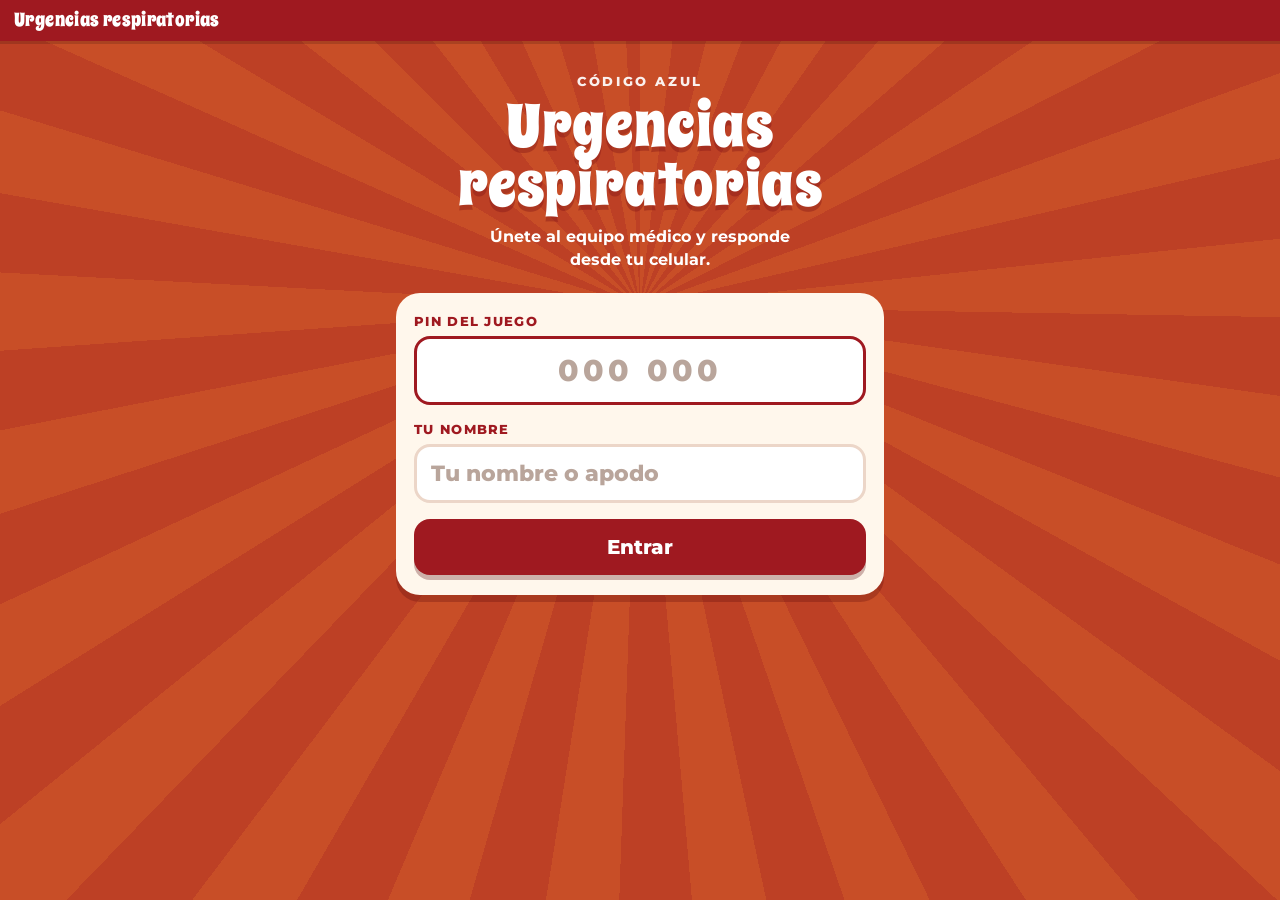
<file: index.html>
<!doctype html>
<html lang="es">
<head>
  <meta charset="utf-8">
  <meta name="viewport" content="width=device-width, initial-scale=1, viewport-fit=cover">
  <meta name="theme-color" content="#9F1920">
  <title>Urgencias respiratorias · Únete al juego</title>
  <meta name="description" content="Únete al equipo médico y responde desde tu celular.">
  <link rel="preload" href="assets/fonts/spicy-rice-400.woff2" as="font" type="font/woff2" crossorigin>
  <link rel="preload" href="assets/fonts/montserrat-800.woff2" as="font" type="font/woff2" crossorigin>
  <link rel="stylesheet" href="assets/base.css">
  <link rel="stylesheet" href="assets/player.css">
</head>
<body>
  <header class="top">
    <span class="brand">Urgencias respiratorias</span>
    <div class="me">
      <span class="pill" id="me-name"></span>
      <span class="pill pts" id="me-pts" hidden></span>
    </div>
  </header>

  <main id="app"></main>

  <div id="net" role="status" hidden>Sin conexión. Reconectando…</div>
  <div id="localnote" hidden>Modo de prueba local: solo funciona en esta computadora.</div>

  <noscript><p class="noscript">Activa JavaScript para jugar.</p></noscript>

  <script src="config.js"></script>
  <script src="assets/vendor/firebase-app-compat.js"></script>
  <script src="assets/vendor/firebase-database-compat.js"></script>
  <script src="assets/store.js"></script>
  <script src="assets/player.js"></script>
</body>
</html>
</file>
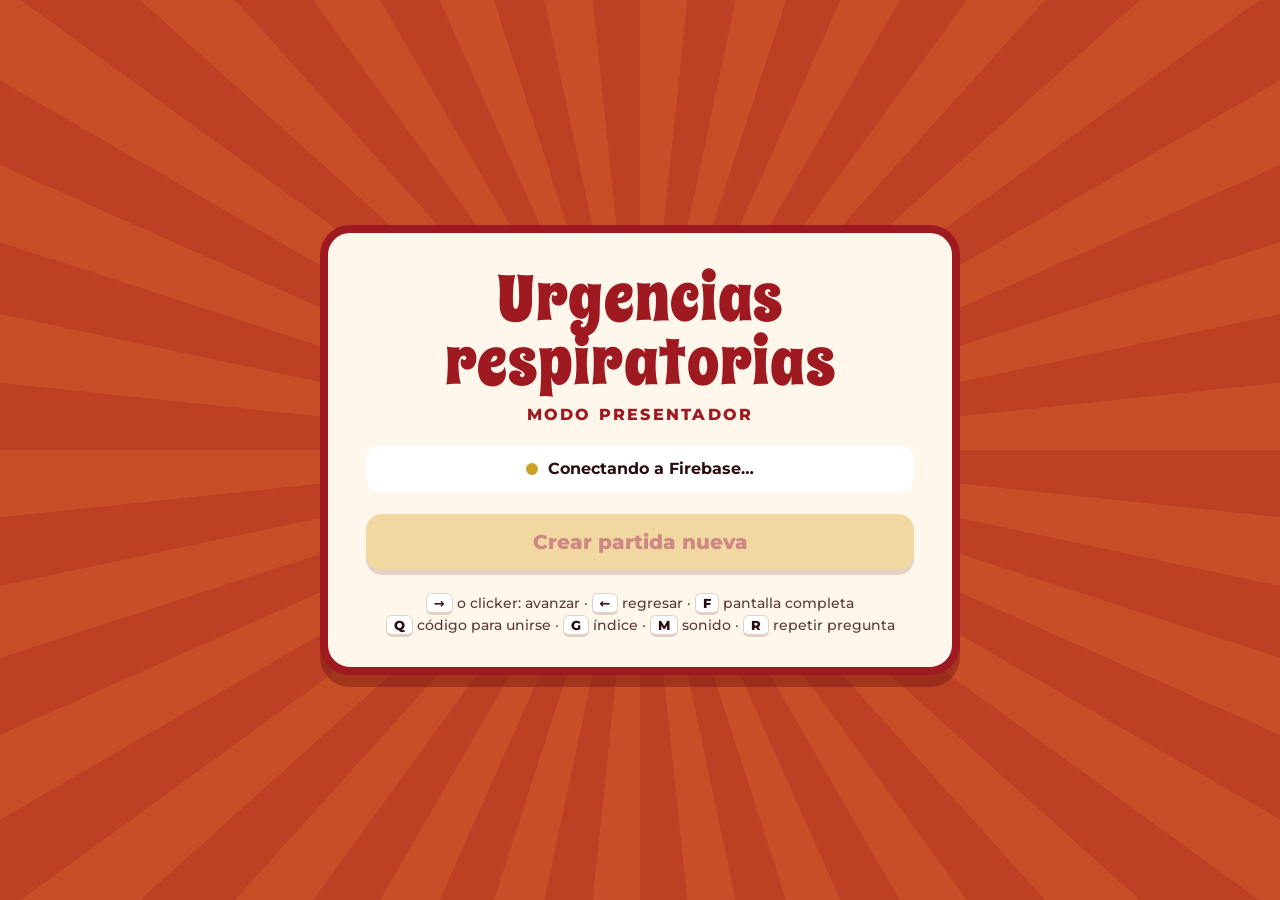
<file: presentador.html>
<!doctype html>
<html lang="es">
<head>
  <meta charset="utf-8">
  <meta name="viewport" content="width=device-width, initial-scale=1">
  <title>Presentador · Urgencias respiratorias</title>
  <meta name="robots" content="noindex">
  <link rel="preload" href="assets/fonts/spicy-rice-400.woff2" as="font" type="font/woff2" crossorigin>
  <link rel="preload" href="assets/fonts/montserrat-800.woff2" as="font" type="font/woff2" crossorigin>
  <link rel="stylesheet" href="assets/base.css">
  <link rel="stylesheet" href="assets/host.css">
</head>
<body>
  <div id="viewport">
    <div id="frame">
      <div id="stage"></div>
      <div id="overlay" hidden></div>
    </div>
  </div>

  <div id="bar" hidden>
    <button data-act="prev" title="Anterior (←)">◀</button>
    <span class="info" id="bar-pos">1 / 1</span>
    <button data-act="next" title="Siguiente (→)">▶</button>
    <span class="sep"></span>
    <span class="info" id="bar-status"><i class="dot"></i><span id="bar-pin">PIN</span></span>
    <span class="info" id="bar-players">0 jugadores</span>
    <span class="sep"></span>
    <button data-act="join" title="Mostrar el código para unirse (Q)">Código QR</button>
    <button data-act="index" title="Ir a cualquier parte (G)">Índice</button>
    <button data-act="sound" id="btn-sound" title="Sonido (M)">Sonido</button>
    <button data-act="fs" title="Pantalla completa (F)">Pantalla completa</button>
  </div>

  <div id="toasts" aria-live="polite"></div>

  <div id="start" class="sunburst">
    <div class="start-card">
      <h1 class="display">Urgencias respiratorias</h1>
      <p class="sub">Modo presentador</p>
      <div class="mode" id="mode"><i class="dot"></i><span id="mode-text">Revisando conexión…</span></div>
      <div class="start-actions">
        <button class="btn btn-primary" id="btn-continue" hidden>Continuar partida</button>
        <button class="btn btn-secondary" id="btn-new" disabled>Crear partida nueva</button>
      </div>
      <p class="keys">
        <kbd>→</kbd> o clicker: avanzar · <kbd>←</kbd> regresar · <kbd>F</kbd> pantalla completa<br>
        <kbd>Q</kbd> código para unirse · <kbd>G</kbd> índice · <kbd>M</kbd> sonido · <kbd>R</kbd> repetir pregunta
      </p>
    </div>
  </div>

  <script src="config.js"></script>
  <script src="assets/vendor/firebase-app-compat.js"></script>
  <script src="assets/vendor/firebase-database-compat.js"></script>
  <script src="assets/vendor/qrcode.js"></script>
  <script src="assets/store.js"></script>
  <script src="assets/quiz.js"></script>
  <script src="assets/sfx.js"></script>
  <script src="assets/host.js"></script>
</body>
</html>
</file>
<file: assets/base.css>
/* Tipografías y colores tomados de la presentación */
@font-face { font-family: 'Spicy Rice'; src: url('fonts/spicy-rice-400.woff2') format('woff2'); font-weight: 400; font-style: normal; font-display: swap; }
@font-face { font-family: 'Montserrat'; src: url('fonts/montserrat-500.woff2') format('woff2'); font-weight: 500; font-style: normal; font-display: swap; }
@font-face { font-family: 'Montserrat'; src: url('fonts/montserrat-700.woff2') format('woff2'); font-weight: 700; font-style: normal; font-display: swap; }
@font-face { font-family: 'Montserrat'; src: url('fonts/montserrat-800.woff2') format('woff2'); font-weight: 800; font-style: normal; font-display: swap; }

:root {
  --orange: #C84E27;
  --orange-dk: #BD4025;
  --red: #9F1920;
  --red-2: #DD2E24;
  --mustard: #E4B856;
  --cream: #FFF7EC;
  --ink: #2A0E0F;
  --green: #1F7A3F;
  --green-2: #2E9B57;

  --optA: #FDDAD8; --optA-b: #DD2E24;
  --optB: #D7EFDE; --optB-b: #1F7A3F;
  --optC: #FBEBC4; --optC-b: #A8650A;
  --optD: #DCE8F7; --optD-b: #2563A6;

  --display: 'Spicy Rice', 'Arial Black', system-ui, sans-serif;
  --body: 'Montserrat', system-ui, -apple-system, 'Segoe UI', Roboto, sans-serif;
  --shadow: 0 7px 0 rgba(90, 10, 14, 0.28);
}

* { box-sizing: border-box; }
html, body { margin: 0; }
body { font-family: var(--body); color: #fff; background: var(--orange); -webkit-font-smoothing: antialiased; }
.display { font-family: var(--display); font-weight: 400; letter-spacing: 0.01em; }
button { font: inherit; }
[hidden] { display: none !important; }

.sunburst {
  background-color: var(--orange);
  background-image: repeating-conic-gradient(from 0deg at 50% 50%, var(--orange) 0deg 6deg, var(--orange-dk) 6deg 12deg);
}

/* Colores por opción */
.o0 { --c: var(--optA); --b: var(--optA-b); }
.o1 { --c: var(--optB); --b: var(--optB-b); }
.o2 { --c: var(--optC); --b: var(--optC-b); }
.o3 { --c: var(--optD); --b: var(--optD-b); }

@keyframes pop { 0% { transform: scale(0.6); opacity: 0; } 70% { transform: scale(1.06); opacity: 1; } 100% { transform: scale(1); } }
@keyframes rise { from { transform: translateY(28px); opacity: 0; } to { transform: none; opacity: 1; } }
@keyframes pulse { 0%, 100% { transform: scale(1); } 50% { transform: scale(1.08); } }

@media (prefers-reduced-motion: reduce) {
  *, *::before, *::after { animation-duration: 0.01ms !important; animation-iteration-count: 1 !important; transition-duration: 0.01ms !important; }
}
</file>
<file: assets/player.css>
/* ============ Celular del jugador ============ */
html { -webkit-text-size-adjust: 100%; }
body { min-height: 100vh; min-height: 100dvh; background: var(--orange); position: relative; overflow-x: hidden; }
body::before {
  content: ''; position: fixed; inset: -30%; z-index: -1;
  background: repeating-conic-gradient(from 0deg at 50% 40%, var(--orange) 0deg 7deg, var(--orange-dk) 7deg 14deg);
}

.top {
  position: sticky; top: 0; z-index: 5; display: flex; align-items: center; justify-content: space-between; gap: 10px;
  padding: 10px 14px; padding-top: max(10px, env(safe-area-inset-top));
  background: var(--red); box-shadow: 0 3px 0 rgba(0, 0, 0, 0.15);
}
.brand { font: 400 19px/1.1 var(--display); letter-spacing: 0.02em; white-space: nowrap; }
.me { display: none; gap: 6px; align-items: center; min-width: 0; margin-left: auto; }
body.joined .me { display: flex; }
body.joined .brand { font-size: 16px; }
.pill { background: rgba(255, 255, 255, 0.16); border-radius: 999px; padding: 7px 11px; font: 800 13px/1 var(--body); white-space: nowrap; min-width: 0; max-width: 46vw; overflow: hidden; text-overflow: ellipsis; }
.pill.pts { background: var(--mustard); color: var(--red); flex: none; max-width: none; }
@media (max-width: 420px) { body.joined .brand { display: none; } }

main { max-width: 520px; margin: 0 auto; padding: 18px 16px calc(32px + env(safe-area-inset-bottom)); }
.card { background: var(--cream); color: var(--ink); border-radius: 24px; padding: 20px 18px; box-shadow: var(--shadow); }

/* ---------- Unirse ---------- */
.hero { text-align: center; margin: 14px 0 22px; }
.kicker { font: 800 13px var(--body); letter-spacing: 0.2em; text-transform: uppercase; margin: 0 0 8px; opacity: 0.92; }
.hero-title { font-size: clamp(40px, 12.5vw, 60px); line-height: 0.98; margin: 0; text-shadow: 0 5px 0 rgba(120, 15, 20, 0.35); }
.hero-sub { font: 700 16px/1.4 var(--body); margin: 12px auto 0; max-width: 320px; }
.form { display: flex; flex-direction: column; gap: 16px; }
.field { display: flex; flex-direction: column; gap: 7px; font: 800 13px var(--body); letter-spacing: 0.1em; text-transform: uppercase; color: var(--red); }
.field input { font: 800 22px var(--body); color: var(--ink); background: #fff; border: 3px solid #ecd6c8; border-radius: 16px; padding: 13px 14px; width: 100%; outline: none; letter-spacing: normal; text-transform: none; -webkit-appearance: none; appearance: none; }
.field input::placeholder { color: #b9a59b; }
.field input:focus { border-color: var(--red); }
.field input[name="pin"] { letter-spacing: 0.14em; text-align: center; font-size: 30px; }
.err { margin: 0; font: 700 15px/1.4 var(--body); color: #b3261e; }
.err.note { color: var(--ink); background: #fff1cf; border-radius: 12px; padding: 10px 12px; }
.btn { border: 0; border-radius: 16px; padding: 16px 18px; font: 800 20px var(--body); cursor: pointer; box-shadow: 0 5px 0 rgba(90, 10, 14, 0.3); -webkit-tap-highlight-color: transparent; touch-action: manipulation; }
.btn:active { transform: translateY(3px); box-shadow: 0 2px 0 rgba(90, 10, 14, 0.3); }
.btn:disabled { opacity: 0.6; }
.btn-primary { background: var(--red); color: #fff; }

/* ---------- Pantallas de espera y resultados ---------- */
.center { text-align: center; padding: 20px 4px 8px; display: flex; flex-direction: column; align-items: center; gap: 12px; animation: rise 0.35s both; }
.title { font-size: clamp(36px, 10.5vw, 52px); line-height: 1; margin: 0; text-shadow: 0 5px 0 rgba(120, 15, 20, 0.35); }
.lead { font: 700 17px/1.45 var(--body); margin: 0; max-width: 340px; }
.lead.small { font-size: 15px; opacity: 0.92; margin-top: 6px; }
.beacon { width: 116px; height: 116px; border-radius: 50%; background: var(--mustard); border: 7px solid var(--red); display: grid; place-items: center; animation: pulse 1.8s ease-in-out infinite; margin: 8px 0 6px; box-shadow: var(--shadow); }
.beacon svg { width: 62px; height: 62px; }
.standing { margin-top: 8px; width: 100%; display: grid; grid-template-columns: 1fr 1fr; text-align: center; background: var(--cream); color: var(--ink); border-radius: 22px; padding: 16px 8px 14px; box-shadow: var(--shadow); }
.standing > div + div { border-left: 2px solid #ecd6c8; }
.standing b { display: block; font: 400 44px/1 var(--display); color: var(--red); }
.standing span { display: block; margin-top: 4px; font: 800 12px var(--body); letter-spacing: 0.1em; text-transform: uppercase; }

.choice { display: flex; gap: 12px; align-items: center; width: 100%; background: var(--c); border-radius: 18px; padding: 10px 14px 10px 10px; font: 800 16px/1.3 var(--body); color: var(--ink); text-align: left; box-shadow: 0 4px 0 rgba(90, 10, 14, 0.25); }

.result { width: 100%; border-radius: 26px; padding: 22px 16px 18px; color: #fff; box-shadow: var(--shadow); animation: pop 0.45s both; }
.result h1 { font-size: 46px; line-height: 1; margin: 8px 0 4px; }
.result.good { background: var(--green); }
.result.bad { background: var(--red-2); }
.result.none { background: #7a5b55; }
.result-ic { width: 70px; height: 70px; margin: 0 auto; border-radius: 50%; background: rgba(255, 255, 255, 0.22); display: grid; place-items: center; }
.result-ic svg { width: 42px; height: 42px; }
.result-pts { font: 800 20px var(--body); margin: 0; }

/* ---------- Pregunta ---------- */
.q { animation: rise 0.3s both; }
.q-head { display: flex; justify-content: space-between; align-items: center; margin-bottom: 10px; gap: 10px; }
.q-num { font: 800 13px/1 var(--body); letter-spacing: 0.1em; text-transform: uppercase; background: var(--red); padding: 9px 13px; border-radius: 999px; }
.q-secs { font: 400 30px/1 var(--display); min-width: 54px; text-align: center; background: var(--mustard); color: var(--red); border-radius: 14px; padding: 7px 8px 5px; border: 3px solid var(--red); }
.q-secs.urgent { background: #fff; animation: pulse 0.5s ease-in-out infinite; }
.tbar { height: 10px; background: rgba(255, 255, 255, 0.28); border-radius: 999px; overflow: hidden; margin-bottom: 14px; }
.tfill { height: 100%; width: 100%; background: #fff; transform-origin: left center; border-radius: 999px; }
.q-text { margin-bottom: 16px; }
.q-context { font: 700 15px/1.35 var(--body); margin: 0 0 6px; opacity: 0.95; }
.q-title { font: 800 21px/1.25 var(--body); margin: 0; }
.opts { display: flex; flex-direction: column; gap: 12px; }
.opt { display: flex; align-items: center; gap: 12px; width: 100%; min-height: 76px; padding: 12px 14px 12px 12px; border: 0; border-radius: 20px; background: var(--c); color: var(--ink); text-align: left; font: 800 17px/1.28 var(--body); box-shadow: 0 5px 0 rgba(90, 10, 14, 0.3); cursor: pointer; -webkit-tap-highlight-color: transparent; touch-action: manipulation; animation: pop 0.35s both; }
.opt:nth-child(2) { animation-delay: 0.05s; }
.opt:nth-child(3) { animation-delay: 0.1s; }
.opt:nth-child(4) { animation-delay: 0.15s; }
.opt:active { transform: translateY(3px); box-shadow: 0 2px 0 rgba(90, 10, 14, 0.3); }
.badge { flex: none; width: 48px; height: 48px; border-radius: 14px; background: var(--b); color: #fff; display: flex; flex-direction: column; align-items: center; justify-content: center; gap: 1px; }
.badge svg { width: 15px; height: 15px; fill: #fff; }
.badge b { font: 800 16px/1 var(--body); }

.countdown { display: flex; flex-direction: column; align-items: center; gap: 14px; padding: 20px 0; }
.countdown .cd-n { width: 150px; height: 150px; border-radius: 50%; background: var(--mustard); border: 8px solid var(--red); color: var(--red); display: grid; place-items: center; font-size: 96px; line-height: 1; animation: pulse 1s ease-in-out infinite; box-shadow: var(--shadow); }
.countdown .cd-l { font: 800 20px var(--body); letter-spacing: 0.08em; text-transform: uppercase; }

.sent { display: flex; flex-direction: column; align-items: center; gap: 12px; text-align: center; animation: pop 0.35s both; }
.sent h3 { font-size: 34px; margin: 0; color: var(--red); line-height: 1.05; }
.sent p { margin: 0; font: 700 16px/1.4 var(--body); }
.sent-ic { width: 64px; height: 64px; border-radius: 50%; background: var(--green); color: #fff; display: grid; place-items: center; }
.sent-ic svg { width: 38px; height: 38px; }
.sent.late .sent-ic { background: #7a5b55; }

/* ---------- Avisos ---------- */
#net { position: fixed; left: 50%; bottom: calc(14px + env(safe-area-inset-bottom)); transform: translateX(-50%); background: #b3261e; color: #fff; font: 800 15px var(--body); padding: 11px 18px; border-radius: 999px; box-shadow: 0 6px 18px rgba(0, 0, 0, 0.3); z-index: 10; white-space: nowrap; }
#localnote { text-align: center; font: 700 12px var(--body); opacity: 0.85; padding: 0 16px 18px; }
.noscript { text-align: center; font: 700 18px var(--body); padding: 30px; }
</file>
<file: assets/host.css>
/* ============ Presentador: lienzo fijo de 1600x900 escalado a la pantalla ============ */
html, body { height: 100%; overflow: hidden; background: #0d0606; }
body.idle { cursor: none; }

#viewport { position: fixed; inset: 0; background: #0d0606; }
#frame { position: absolute; left: 50%; top: 50%; width: 1600px; height: 900px; transform-origin: center center; overflow: hidden; background: var(--orange); }
#stage, #overlay { position: absolute; inset: 0; }
#overlay { z-index: 5; }

/* ---------- Diapositivas ---------- */
.slide { position: absolute; inset: 0; background: #fff; }
.slide img { width: 100%; height: 100%; display: block; object-fit: contain; }
.reveal-pill {
  position: absolute; left: 50%; bottom: 30px; transform: translateX(-50%);
  background: var(--green); color: #fff; font: 800 30px/1 var(--body);
  padding: 14px 30px; border-radius: 999px; box-shadow: 0 6px 0 rgba(0, 0, 0, 0.18);
  display: flex; align-items: center; gap: 12px; white-space: nowrap;
  animation: rise 0.5s 0.4s both cubic-bezier(.2, .8, .2, 1);
}
.reveal-pill svg { width: 30px; height: 30px; }

/* ---------- Encabezados grandes ---------- */
.big-title { margin: 0; color: #fff; text-shadow: 0 6px 0 rgba(120, 15, 20, 0.35); line-height: 0.98; }

/* ---------- Sala de espera / unirse ---------- */
.lobby { position: absolute; inset: 0; display: grid; grid-template-columns: 1fr 520px; grid-template-rows: 1fr auto; column-gap: 70px; row-gap: 18px; padding: 50px 80px 36px; }
.lobby-left { display: flex; flex-direction: column; justify-content: center; gap: 20px; }
.lobby-title { font-size: 88px; }
.lobby-step { display: flex; align-items: center; gap: 16px; font: 700 30px var(--body); }
.lobby-step .num { width: 50px; height: 50px; border-radius: 50%; background: var(--red); display: grid; place-items: center; font: 800 26px var(--body); flex: none; }
.url-pill { align-self: flex-start; background: #fff; color: var(--red); font: 800 44px/1.1 var(--body); padding: 14px 30px; border-radius: 22px; border: 5px solid var(--red); box-shadow: var(--shadow); max-width: 900px; overflow-wrap: anywhere; }
.pin-card { align-self: flex-start; display: flex; align-items: center; gap: 26px; background: var(--mustard); border: 6px solid var(--red); border-radius: 28px; padding: 6px 34px 10px; color: var(--red); box-shadow: var(--shadow); }
.pin-label { font: 800 22px/1.1 var(--body); letter-spacing: 0.08em; text-transform: uppercase; }
.pin-num { font-size: 104px; line-height: 1.02; letter-spacing: 0.05em; }
.qr-card { align-self: center; width: 520px; height: 520px; background: #fff; border: 10px solid var(--red); border-radius: 38px; padding: 26px; box-shadow: 0 10px 0 rgba(90, 10, 14, 0.3); }
.qr-card svg { width: 100%; height: 100%; display: block; }
.lobby-players { grid-column: 1 / -1; display: flex; align-items: flex-start; gap: 22px; min-height: 152px; }
.count-badge { flex: none; background: var(--red); border-radius: 22px; padding: 8px 22px 12px; text-align: center; min-width: 150px; }
.count-badge b { display: block; font: 400 56px/1 var(--display); }
.count-badge span { font: 700 18px var(--body); }
.chips { position: relative; display: flex; flex-wrap: wrap; gap: 10px; align-content: flex-start; max-height: 152px; overflow: hidden; flex: 1; }
.chip { border: 0; background: var(--cream); color: var(--ink); font: 800 24px/1 var(--body); padding: 10px 18px; border-radius: 999px; cursor: pointer; animation: pop 0.35s ease-out both; max-width: 380px; overflow: hidden; text-overflow: ellipsis; white-space: nowrap; }
.chip.off { opacity: 0.5; }
.chip:hover { background: #ffd2cd; text-decoration: line-through; }
.chips-empty { font: 700 28px var(--body); opacity: 0.85; align-self: center; }
.lobby-hint { position: absolute; right: 28px; bottom: 12px; font: 700 18px var(--body); opacity: 0.7; }

/* ---------- Pregunta en vivo ---------- */
.qv { position: absolute; inset: 0; padding: 34px 70px 40px; display: flex; flex-direction: column; }
.qv-top { display: flex; justify-content: space-between; align-items: center; height: 56px; flex: none; }
.tag { background: var(--red); color: #fff; font: 800 24px/1 var(--body); padding: 14px 24px; border-radius: 999px; letter-spacing: 0.05em; text-transform: uppercase; }
.tag-light { background: rgba(255, 255, 255, 0.94); color: var(--red); text-transform: none; letter-spacing: 0.02em; }
.qv-q { flex: none; text-align: center; margin: 14px auto 0; width: 1400px; min-height: 196px; display: flex; flex-direction: column; justify-content: center; }
.qv-context { font: 700 32px/1.22 var(--body); margin: 0 0 10px; }
.qv-text { font-size: 68px; }
.qv-mid { flex: none; display: grid; grid-template-columns: 136px 1fr 250px; align-items: center; gap: 34px; height: 136px; margin: 10px 0 20px; }
.timer { width: 136px; height: 136px; position: relative; }
.timer svg { width: 100%; height: 100%; transform: rotate(-90deg); }
.timer .trk { fill: var(--mustard); stroke: rgba(159, 25, 32, 0.22); stroke-width: 10; }
.timer .arc { fill: none; stroke: var(--red); stroke-width: 10; stroke-linecap: round; stroke-dasharray: 326.73; stroke-dashoffset: 0; }
.timer .secs { position: absolute; inset: 0; display: grid; place-items: center; font-size: 64px; color: var(--red); }
.timer.urgent { animation: pulse 0.5s ease-in-out infinite; }
.timer.urgent .arc { stroke: var(--red-2); }
.timer.done .arc { stroke-opacity: 0; }
.tbar { height: 20px; background: rgba(255, 255, 255, 0.28); border-radius: 999px; overflow: hidden; }
.tfill { height: 100%; width: 100%; background: #fff; transform-origin: left center; border-radius: 999px; }
.mid-label { font-size: 56px; text-align: center; color: #fff; text-shadow: 0 5px 0 rgba(120, 15, 20, 0.35); }
.acount { justify-self: end; text-align: center; background: rgba(255, 255, 255, 0.94); color: var(--red); border-radius: 26px; padding: 10px 18px 12px; width: 250px; }
.acount .n { display: block; font: 400 64px/1 var(--display); }
.acount .l { font: 800 18px var(--body); }

.qv-opts { flex: 1; display: grid; grid-template-columns: 1fr 1fr; gap: 22px; min-height: 0; }
.qv.four .qv-opts { grid-template-rows: 1fr 1fr; }
.opt { position: relative; overflow: hidden; display: flex; align-items: center; gap: 24px; padding: 20px 30px 20px 22px; border-radius: 28px; background: var(--c); color: var(--ink); box-shadow: var(--shadow); transition: opacity 0.4s, filter 0.4s, transform 0.4s; }
.opt .badge { position: relative; flex: none; width: 84px; height: 84px; border-radius: 22px; background: var(--b); color: #fff; display: flex; flex-direction: column; align-items: center; justify-content: center; gap: 2px; }
.opt .badge svg { width: 30px; height: 30px; fill: #fff; }
.opt .badge b { font: 800 26px/1 var(--body); }
.otext { position: relative; font: 800 34px/1.16 var(--body); text-transform: uppercase; }
.qv.four .otext { font-size: 33px; }
.obar { position: absolute; left: 0; top: 0; bottom: 0; width: 0; background: var(--b); opacity: 0.2; transition: width 0.9s cubic-bezier(.2, .8, .2, 1); }
.ores { position: relative; margin-left: auto; padding-left: 16px; font: 400 56px/1 var(--display); color: var(--b); white-space: nowrap; text-align: right; }
.ores small { display: block; font: 800 22px/1 var(--body); margin-top: 6px; }
.opt.is-correct { box-shadow: 0 0 0 8px #fff, 0 0 0 16px var(--green), var(--shadow); }
.opt.is-correct .ok-mark { display: grid; }
.ok-mark { display: none; position: absolute; right: -10px; top: -10px; width: 46px; height: 46px; border-radius: 50%; background: var(--green); place-items: center; border: 4px solid #fff; }
.ok-mark svg { width: 24px; height: 24px; fill: none; stroke: #fff; stroke-width: 4; stroke-linecap: round; stroke-linejoin: round; }
.opt.is-dim { opacity: 0.42; filter: saturate(0.5); }

.qv[data-phase="countdown"] .qv-opts { visibility: hidden; }
.qv[data-phase="countdown"] .qv-mid { visibility: hidden; }
.qv[data-phase="open"] .opt { animation: pop 0.45s both cubic-bezier(.2, .8, .2, 1); }
.qv[data-phase="open"] .opt:nth-child(2) { animation-delay: 0.08s; }
.qv[data-phase="open"] .opt:nth-child(3) { animation-delay: 0.16s; }
.qv[data-phase="open"] .opt:nth-child(4) { animation-delay: 0.24s; }

.cd { position: absolute; left: 0; right: 0; top: 440px; bottom: 30px; display: none; flex-direction: column; align-items: center; justify-content: center; gap: 22px; }
.qv[data-phase="countdown"] .cd { display: flex; }
.cd-n { width: 260px; height: 260px; border-radius: 50%; background: var(--mustard); border: 12px solid var(--red); color: var(--red); display: grid; place-items: center; font-size: 170px; line-height: 1; box-shadow: 0 12px 0 rgba(90, 10, 14, 0.3); animation: pulse 1s ease-in-out infinite; }
.cd-l { font: 800 38px var(--body); text-transform: uppercase; letter-spacing: 0.06em; }

.stamp { position: absolute; left: 50%; top: 430px; transform: translate(-50%, -50%) rotate(-7deg) scale(0); background: var(--mustard); color: var(--red); border: 10px solid var(--red); border-radius: 30px; padding: 6px 46px 14px; font-size: 120px; line-height: 1; box-shadow: 0 12px 0 rgba(90, 10, 14, 0.35); pointer-events: none; opacity: 0; z-index: 3; }
.stamp.go { animation: stamp 1.6s both; }
@keyframes stamp {
  0% { transform: translate(-50%, -50%) rotate(-7deg) scale(2.2); opacity: 0; }
  14% { transform: translate(-50%, -50%) rotate(-7deg) scale(1); opacity: 1; }
  80% { transform: translate(-50%, -50%) rotate(-7deg) scale(1); opacity: 1; }
  100% { transform: translate(-50%, -50%) rotate(-7deg) scale(0.9); opacity: 0; }
}
.hint { position: absolute; right: 30px; bottom: 10px; font: 700 18px var(--body); opacity: 0.75; }

/* ---------- Tabla de posiciones ---------- */
.board { position: absolute; inset: 0; padding: 48px 0 30px; display: flex; flex-direction: column; align-items: center; }
.board-title { font-size: 96px; }
.board-sub { margin: 14px 0 30px; background: var(--mustard); color: var(--red); font: 800 26px/1 var(--body); padding: 12px 28px; border-radius: 999px; border: 4px solid var(--red); }
.board-list { width: 1140px; display: flex; flex-direction: column; gap: 16px; }
.brow { display: grid; grid-template-columns: 76px 1fr 120px 230px; align-items: center; gap: 20px; height: 100px; padding: 0 34px 0 14px; background: var(--cream); color: var(--ink); border-radius: 26px; box-shadow: var(--shadow); animation: rise 0.55s both cubic-bezier(.2, .8, .2, 1); }
.brow.noanim { animation: none; }
.brow.first { background: var(--mustard); }
.brank { width: 72px; height: 72px; border-radius: 50%; background: var(--red); color: #fff; display: grid; place-items: center; font-size: 44px; }
.bname { font: 800 44px/1.1 var(--body); white-space: nowrap; overflow: hidden; text-overflow: ellipsis; }
.bmove { font: 800 32px var(--body); display: flex; align-items: center; gap: 6px; }
.bmove svg { width: 30px; height: 30px; }
.bmove.up { color: var(--green); }
.bmove.down { color: var(--red-2); }
.bpts { justify-self: end; font: 400 54px/1 var(--display); color: var(--red); }
.board-empty { font: 700 34px var(--body); margin-top: 60px; }

/* ---------- Podio ---------- */
.podium { position: absolute; inset: 0; display: flex; flex-direction: column; align-items: center; padding-top: 36px; }
.podium-title { font-size: 100px; }
.pod-prize { margin-top: 10px; font: 800 36px var(--body); background: rgba(159, 25, 32, 0.9); padding: 12px 30px; border-radius: 999px; opacity: 0; transform: translateY(14px); transition: opacity 0.6s, transform 0.6s; max-width: 1300px; text-align: center; }
.pod-prize.show { opacity: 1; transform: none; }
.pod-stage { position: absolute; bottom: 0; left: 50%; transform: translateX(-50%); display: flex; align-items: flex-end; gap: 26px; }
.pod-col { width: 370px; display: flex; flex-direction: column; align-items: center; opacity: 0; transform: translateY(80px); transition: opacity 0.7s, transform 0.7s cubic-bezier(.2, .8, .2, 1); }
.pod-col.show { opacity: 1; transform: none; }
.pod-who { background: var(--cream); color: var(--ink); border-radius: 24px; padding: 14px 22px 12px; margin-bottom: 18px; text-align: center; width: 350px; box-shadow: var(--shadow); }
.pod-name { font: 800 38px/1.15 var(--body); overflow: hidden; text-overflow: ellipsis; white-space: nowrap; }
.pod-pts { font: 800 24px var(--body); color: var(--red); margin-top: 4px; }
.pod-block { width: 100%; background: var(--mustard); border: 9px solid var(--red); border-bottom: 0; border-radius: 30px 30px 0 0; display: flex; justify-content: center; padding-top: 16px; color: var(--red); }
.pod-block span { font-size: 130px; line-height: 1; }
.p1 .pod-block { height: 450px; }
.p2 .pod-block { height: 330px; }
.p3 .pod-block { height: 240px; }
.p1 .pod-who { background: #fff; box-shadow: 0 0 0 7px var(--mustard), var(--shadow); }
.confetti { position: absolute; inset: 0; pointer-events: none; z-index: 4; }

/* ---------- Índice ---------- */
.idx { position: absolute; inset: 0; background: rgba(25, 6, 6, 0.94); padding: 34px 50px; display: flex; flex-direction: column; }
.idx-head { display: flex; align-items: baseline; justify-content: space-between; margin-bottom: 20px; }
.idx-head h2 { font-size: 64px; margin: 0; }
.idx-head p { font: 700 20px var(--body); margin: 0; opacity: 0.8; }
.idx-grid { flex: 1; overflow: auto; display: grid; grid-template-columns: repeat(8, 1fr); grid-auto-rows: 98px; gap: 14px; align-content: start; padding: 6px; }
.idx-item { position: relative; border: 0; padding: 0; border-radius: 12px; overflow: hidden; background: #2a1010; cursor: pointer; width: 100%; height: 100%; outline: 3px solid transparent; }
.idx-item:hover { outline-color: var(--mustard); }
.idx-item.current { outline: 5px solid var(--mustard); }
.idx-item img { width: 100%; height: 100%; object-fit: cover; display: block; }
.idx-tile { position: absolute; inset: 0; display: grid; place-items: center; text-align: center; font: 800 20px/1.15 var(--body); padding: 8px; color: #fff; }
.t-question { background: var(--red); }
.t-board { background: var(--green); }
.t-lobby { background: #2563A6; }
.t-podium { background: #A8650A; }
.idx-num { position: absolute; left: 6px; top: 6px; background: rgba(0, 0, 0, 0.65); color: #fff; font: 800 14px var(--body); padding: 3px 7px; border-radius: 6px; }

/* ---------- Barra de control (fuera del lienzo) ---------- */
#bar { position: fixed; left: 50%; bottom: 14px; transform: translateX(-50%); display: flex; align-items: center; gap: 8px; background: rgba(28, 8, 8, 0.9); color: #fff; border-radius: 16px; padding: 7px 9px; font: 700 14px var(--body); z-index: 20; transition: opacity 0.3s, transform 0.3s; box-shadow: 0 6px 24px rgba(0, 0, 0, 0.35); max-width: calc(100vw - 24px); }
body.idle #bar { opacity: 0; pointer-events: none; transform: translate(-50%, 12px); }
#bar button { background: rgba(255, 255, 255, 0.12); color: #fff; border: 0; border-radius: 10px; padding: 8px 12px; cursor: pointer; white-space: nowrap; }
#bar button:hover { background: rgba(255, 255, 255, 0.24); }
#bar button.off { opacity: 0.55; text-decoration: line-through; }
#bar .info { padding: 0 6px; white-space: nowrap; display: flex; align-items: center; gap: 8px; opacity: 0.95; }
#bar .dot { width: 10px; height: 10px; border-radius: 50%; background: #3fd17a; display: inline-block; }
#bar .dot.off { background: #ff6161; }
#bar .sep { width: 1px; height: 24px; background: rgba(255, 255, 255, 0.2); }

/* ---------- Avisos ---------- */
#toasts { position: fixed; top: 16px; left: 50%; transform: translateX(-50%); display: flex; flex-direction: column; align-items: center; gap: 8px; z-index: 30; pointer-events: none; }
.toast { background: rgba(28, 8, 8, 0.92); color: #fff; font: 700 17px var(--body); padding: 12px 20px; border-radius: 14px; box-shadow: 0 6px 24px rgba(0, 0, 0, 0.35); animation: rise 0.25s both; max-width: min(760px, 92vw); text-align: center; }
.toast.err { background: #b3261e; }

/* ---------- Pantalla de inicio ---------- */
#start { position: fixed; inset: 0; z-index: 40; display: grid; place-items: center; padding: 24px; overflow: auto; }
.start-card { width: min(640px, 100%); background: var(--cream); color: var(--ink); border-radius: 30px; border: 8px solid var(--red); box-shadow: 0 12px 0 rgba(90, 10, 14, 0.35); padding: 34px 38px 30px; text-align: center; }
.start-card h1 { font-size: clamp(40px, 7vw, 64px); color: var(--red); margin: 0; line-height: 1; }
.start-card .sub { font: 800 16px var(--body); letter-spacing: 0.14em; text-transform: uppercase; color: var(--red); margin: 10px 0 22px; }
.mode { display: flex; align-items: center; justify-content: center; gap: 10px; font: 700 16px/1.35 var(--body); background: #fff; border-radius: 14px; padding: 12px 16px; margin-bottom: 22px; text-align: left; }
.mode .dot { flex: none; width: 12px; height: 12px; border-radius: 50%; background: #c9a227; }
.mode.ok .dot { background: var(--green-2); }
.mode.bad .dot { background: var(--red-2); }
.start-actions { display: flex; flex-direction: column; gap: 12px; }
.btn { border: 0; border-radius: 16px; padding: 16px 20px; font: 800 20px var(--body); cursor: pointer; box-shadow: 0 5px 0 rgba(90, 10, 14, 0.3); transition: transform 0.1s; }
.btn:active { transform: translateY(3px); box-shadow: 0 2px 0 rgba(90, 10, 14, 0.3); }
.btn:disabled { opacity: 0.5; cursor: default; }
.btn-primary { background: var(--red); color: #fff; }
.btn-secondary { background: var(--mustard); color: var(--red); }
.keys { margin: 22px 0 0; font: 500 14px/1.6 var(--body); color: #5a3a3a; }
.keys kbd { font: 800 13px var(--body); background: #fff; border: 1px solid #e3cfc4; border-bottom-width: 3px; border-radius: 6px; padding: 1px 7px; color: var(--ink); }

/* Complementos */
.mid-center { display: flex; align-items: center; justify-content: center; min-width: 0; }
.mid-center .tbar { width: 100%; }
.chip.seen { animation: none; }
</file>
